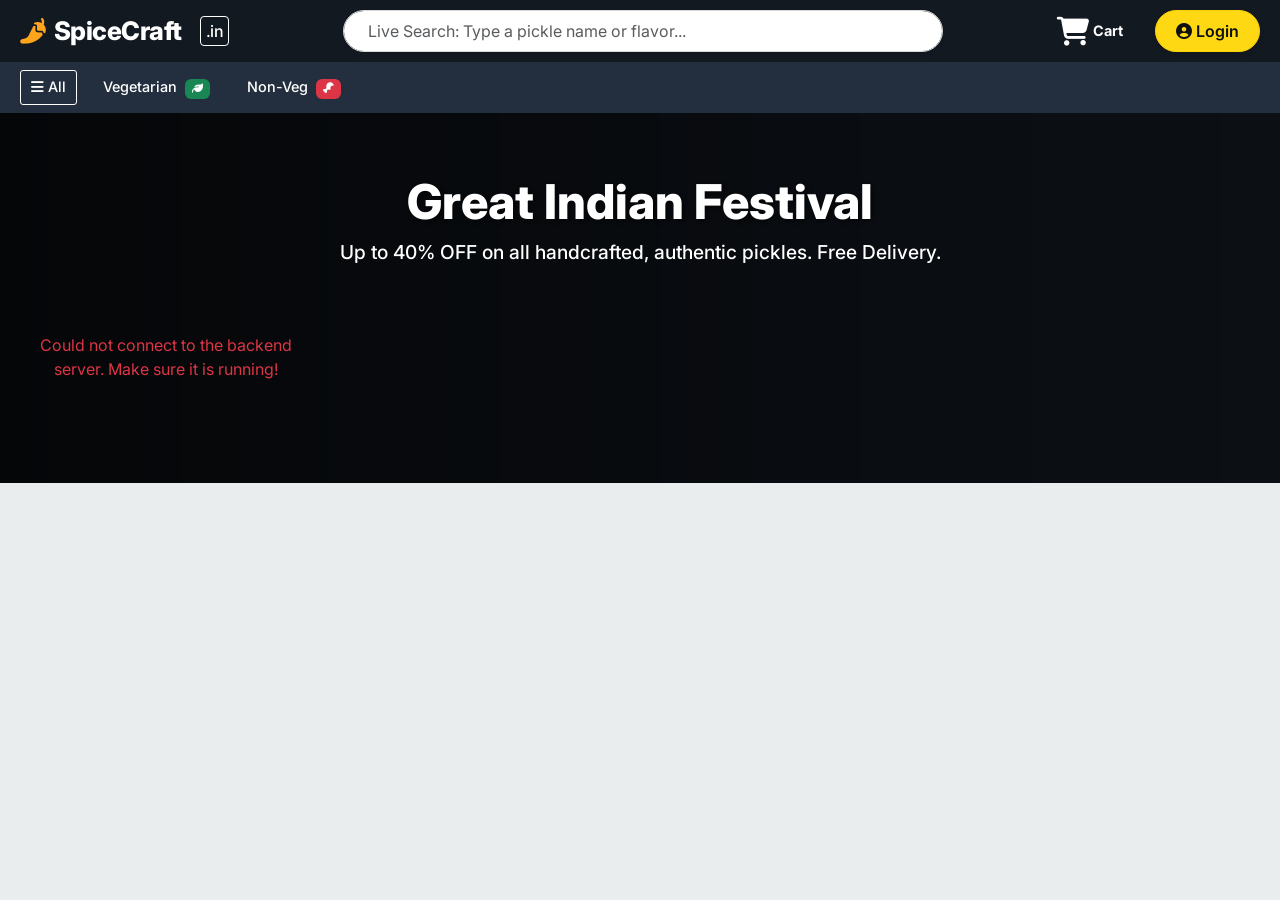
<file: frontend/index.html>
<!DOCTYPE html>
<html lang="en">
<head>
<meta charset="UTF-8">
<meta name="viewport" content="width=device-width, initial-scale=1.0">
<title>SpiceCraft | Premium Indian Pickles</title>
<link href="https://cdn.jsdelivr.net/npm/bootstrap@5.3.0/dist/css/bootstrap.min.css" rel="stylesheet">
<link rel="stylesheet" href="https://cdnjs.cloudflare.com/ajax/libs/font-awesome/6.4.0/css/all.min.css">
<link rel="stylesheet" href="styles.css?v=2">
</head>
<body style="background-color: var(--bg-color);">

<!-- Main Top Nav -->
<div class="top-nav w-100 shadow-sm m-0">
    <a href="index.html" class="nav-brand text-decoration-none">
        <i class="fas fa-pepper-hot" style="color: var(--amazon-orange);"></i> SpiceCraft
        <span class="fs-6 text-white fw-medium" style="border: 1px solid white; padding: 2px 5px; border-radius: 4px; margin-left: 10px;">.in</span>
    </a>
    
    <!-- Functional Search Bar (Amazon Style) -->
    <div class="flex-grow-1 mx-3 d-none d-md-flex" style="max-width: 600px;">
        <input type="text" id="searchInput" class="form-control shadow-sm px-4" placeholder="Live Search: Type a pickle name or flavor..." style="border-radius: 50px; border: 1px solid var(--border-color);">
    </div>

    <div class="nav-actions d-flex align-items-center gap-3" id="navActions">
        <!-- Injected via JS -->
    </div>
</div>

<!-- Secondary Nav (Category filter) -->
<div class="sub-nav w-100 shadow-sm mx-0">
    <button class="filter-btn active" data-filter="all"><i class="fas fa-bars"></i> All</button>
    <button class="filter-btn" data-filter="veg">Vegetarian <span class="badge bg-success ms-1"><i class="fas fa-leaf"></i></span></button>
    <button class="filter-btn" data-filter="non-veg">Non-Veg <span class="badge bg-danger ms-1"><i class="fas fa-drumstick-bite"></i></span></button>
</div>

<!-- Big Hero Banner -->
<header class="hero-section w-100">
    <h1>Great Indian Festival</h1>
    <p class="text-white mt-2" style="font-size: 1.2rem; font-weight: 500;">Up to 40% OFF on all handcrafted, authentic pickles. Free Delivery.</p>
</header>

<div class="container position-relative" style="max-width: 1400px; padding: 0 20px;">
    <div id="pickle-list" class="row row-cols-1 row-cols-sm-2 row-cols-md-3 row-cols-xl-4 g-4 mb-5">
        <!-- Pickles injected here -->
    </div>
</div>

<!-- Professional Toast Notification Container -->
<div class="toast-container position-fixed bottom-0 end-0 p-3" style="z-index: 1055;">
  <div id="actionToast" class="toast align-items-center text-white bg-success border-0 shadow-lg" role="alert" aria-live="assertive" aria-atomic="true">
    <div class="d-flex p-1">
      <div class="toast-body fs-6" id="toastMessage">
        Success Action!
      </div>
      <button type="button" class="btn-close btn-close-white me-2 m-auto" data-bs-dismiss="toast" aria-label="Close"></button>
    </div>
  </div>
</div>

<script src="https://cdn.jsdelivr.net/npm/bootstrap@5.3.0/dist/js/bootstrap.bundle.min.js"></script>
<script>
const token = localStorage.getItem("token");

async function initNav() {
    const navActions = document.getElementById("navActions");
    let cartCount = 0;

    // Fast background fetch for cart count if logged in
    if (token) {
        try {
            const req = await fetch("http://127.0.0.1:8000/orders/cart/", {
                headers: { Authorization: `Bearer ${token}` }
            });
            if (req.ok) {
                const items = await req.json();
                cartCount = items.reduce((acc, it) => acc + (it.quantity || 1), 0);
            }
        } catch (e) {
            console.error(e);
        }

        const role = localStorage.getItem('role');
        const adminBtn = (role === 'admin') ? `<a href="admin.html" class="btn-amazon-secondary me-2 text-decoration-none"><i class="fas fa-tachometer-alt"></i> Admin Panel</a>` : '';

        navActions.innerHTML = `
            ${adminBtn}
            <a href="cart.html" class="text-decoration-none text-white position-relative me-4 d-flex align-items-end pe-2" style="font-size: 0.9rem; font-weight: 700;">
                <span class="position-absolute top-0 start-50 translate-middle badge rounded-pill" style="background-color: var(--amazon-orange); color: #111;" id="cartBadge">${cartCount > 0 ? cartCount : '0'}</span>
                <i class="fas fa-shopping-cart fa-2x"></i> <span class="ms-1 pb-1">Cart</span>
            </a>
            <button onclick="logout()" class="btn-amazon-secondary"><i class="fas fa-sign-out-alt"></i></button>
        `;
    } else {
        navActions.innerHTML = `
            <a href="login.html" class="text-decoration-none text-white position-relative me-3 d-flex align-items-end" style="font-size: 0.9rem; font-weight: 700;">
                <i class="fas fa-shopping-cart fa-2x"></i> <span class="ms-1 pb-1">Cart</span>
            </a>
            <a href="login.html" class="btn-amazon text-decoration-none"><i class="fas fa-user-circle"></i> Login</a>
        `;
    }
}

function logout() {
    localStorage.removeItem("token");
    window.location.reload();
}

function showToast(message, isError = false) {
    const toastEl = document.getElementById("actionToast");
    const toastBody = document.getElementById("toastMessage");
    
    toastEl.className = `toast align-items-center text-white border-0 ${isError ? 'bg-danger' : 'bg-success'}`;
    toastBody.innerHTML = message;
    
    const toast = new bootstrap.Toast(toastEl, { delay: 3000 });
    toast.show();
}

let allPickles = [];

async function loadPickles() {
    try {
        const res = await fetch("http://127.0.0.1:8000/pickles/list/");
        allPickles = await res.json();
        renderPickles('all');
    } catch (e) {
        document.getElementById("pickle-list").innerHTML = `<div class="col-12 text-center text-danger"><p>Could not connect to the backend server. Make sure it is running!</p></div>`;
    }
}

function renderPickles(filterObj = 'all', searchQuery = '') {
    const container = document.getElementById("pickle-list");
    container.innerHTML = "";
    
    let filtered = allPickles;
    
    // Process Category
    if (filterObj === 'veg') {
        filtered = filtered.filter(p => p.category && p.category.toLowerCase() === 'veg');
    } else if (filterObj === 'non-veg') {
        filtered = filtered.filter(p => p.category && p.category.toLowerCase() === 'non-veg');
    }
    
    // Process Search Query
    if (searchQuery.trim() !== '') {
        const query = searchQuery.toLowerCase().trim();
        filtered = filtered.filter(p => 
            (p.name && p.name.toLowerCase().includes(query)) || 
            (p.description && p.description.toLowerCase().includes(query))
        );
    }

    if (filtered.length === 0) {
        container.innerHTML = `<div class="col-12 text-center text-muted py-5">
            <i class="fas fa-box-open fa-4x mb-3 text-secondary opacity-50"></i>
            <h4 class="text-secondary">No pickles found in this category.</h4>
        </div>`;
        return;
    }

    filtered.forEach(p => {
        const isVeg = p.category && p.category.toLowerCase() === 'veg';
        const badgeClass = isVeg ? 'badge-veg' : 'badge-nonveg';
        const badgeIcon = isVeg ? '<i class="fas fa-circle"></i>' : '<i class="fas fa-caret-up"></i>';
        const catText = p.category || 'N/A';

        container.innerHTML += `
        <div class="col">
            <div class="amazon-card position-relative">
                <img src="${p.image_url}" alt="${p.name}">
                <div class="mt-3 d-flex flex-column" style="flex-grow: 1;">
                    <h5 class="card-title text-dark">${p.name}</h5>
                    <div class="d-flex align-items-center mb-1 mt-1">
                        <span class="${badgeClass} me-2">${badgeIcon} <span class="text-uppercase">${catText}</span></span>
                    </div>
                    <p class="text-muted mb-2" style="font-size: 0.85rem; display: -webkit-box; -webkit-line-clamp: 2; -webkit-box-orient: vertical; overflow: hidden; flex-grow: 1;">${p.description}</p>
                    <div class="mb-2">
                        <span class="prime-badge"><i class="fas fa-check prime-check"></i> prime</span> <span style="font-size: 0.8rem; color: #565959;">Get it by tomorrow</span>
                    </div>
                    <div class="price-block mb-3">
                        <span class="price-symbol">₹</span>${p.price.toLocaleString('en-IN')}
                    </div>
                    <div class="mt-auto">
                        <button class="btn-amazon w-100 shadow-sm border-0" onclick="addToCart('${p._id.$oid || p._id}')">
                            Add to Cart
                        </button>
                    </div>
                </div>
            </div>
        </div>`;
    });
}

// Variables to hold active states combined
let currentCategoryFilter = 'all';

// Attach filtering logic to the buttons
document.querySelectorAll('.filter-btn').forEach(btn => {
    btn.addEventListener('click', (e) => {
        const targetBtn = e.target.closest('button');
        currentCategoryFilter = targetBtn.dataset.filter;
        
        // Amazon subnav logic: Just add 'active' class
        document.querySelectorAll('.filter-btn').forEach(b => {
            b.classList.remove('active');
        });
        targetBtn.classList.add('active');
        
        const currentSearch = document.getElementById('searchInput').value;
        renderPickles(currentCategoryFilter, currentSearch);
    });
});

// Attach live search logic
const sInput = document.getElementById('searchInput');

sInput.addEventListener('input', (e) => {
    renderPickles(currentCategoryFilter, e.target.value);
});

async function addToCart(id) {
    if (!token) {
        showToast(`<i class="fas fa-exclamation-triangle"></i> Please login to add items to your cart!`, true);
        setTimeout(() => window.location.href = "login.html", 1500);
        return;
    }
    
    try {
        const res = await fetch(`http://127.0.0.1:8000/orders/add_to_cart/${id}`, {
            method: "POST",
            headers: { Authorization: `Bearer ${token}` }
        });
        
        if (res.ok) {
            showToast(`<i class="fas fa-check-circle"></i> Successfully added to cart!`);
            // Dynamically increment cart badge without refreshing page
            const badge = document.getElementById("cartBadge");
            if(badge) {
                let currentVal = parseInt(badge.innerText) || 0;
                badge.innerText = currentVal + 1;
                badge.classList.remove("d-none");
            }
        } else {
            showToast(`<i class="fas fa-times-circle"></i> Failed to add to cart!`, true);
        }
    } catch(err) {
        showToast(`<i class="fas fa-wifi"></i> Connection failed. Check server status.`, true);
    }
}

// Initializing hooks
initNav();
loadPickles();
</script>
</body>
</html>
</file>
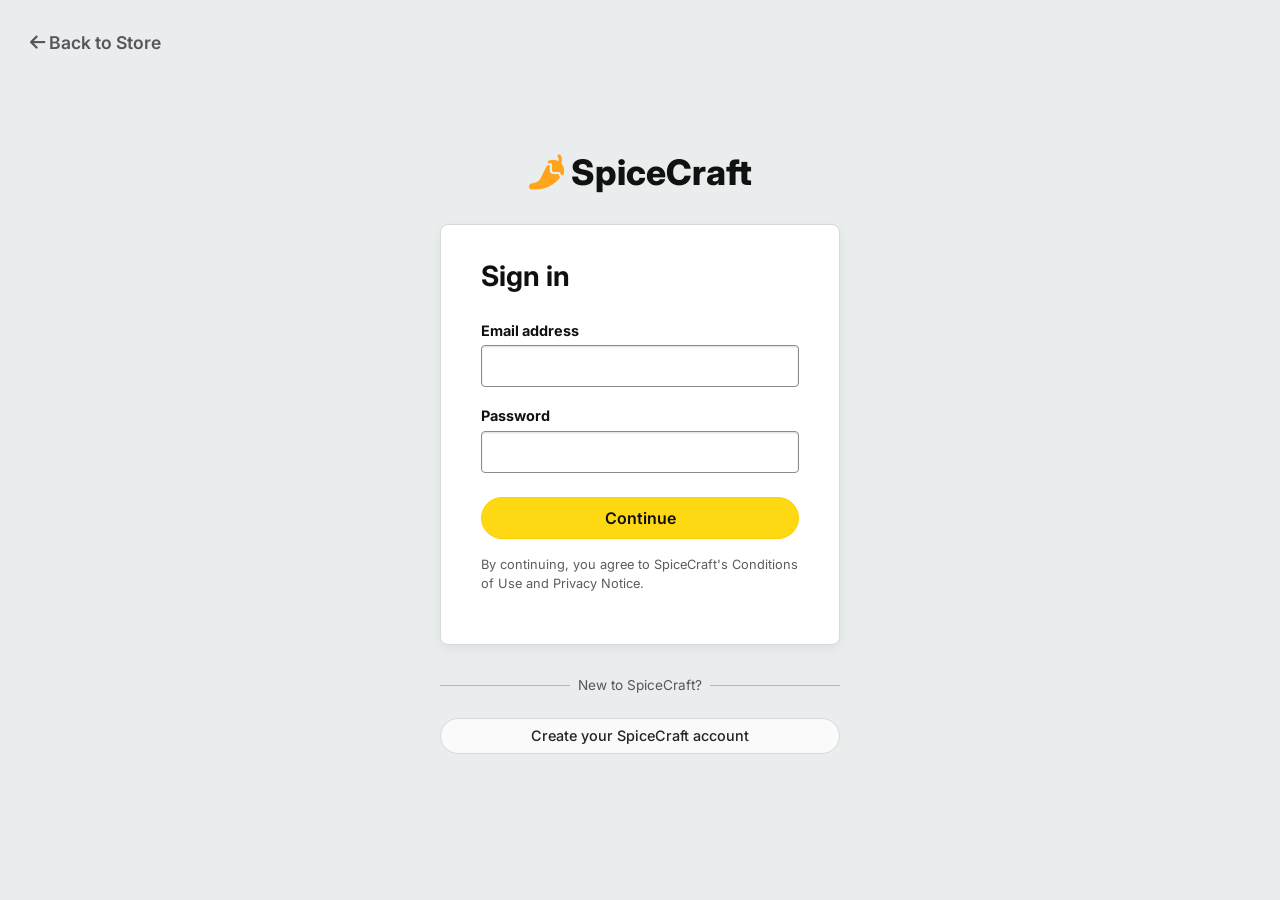
<file: frontend/admin.html>
<!DOCTYPE html>
<html lang="en">
<head>
<meta charset="UTF-8">
<meta name="viewport" content="width=device-width, initial-scale=1.0">
<title>Admin Dashboard | SpiceCraft</title>
<link href="https://cdn.jsdelivr.net/npm/bootstrap@5.3.0/dist/css/bootstrap.min.css" rel="stylesheet">
<!-- FontAwesome for beautiful icons -->
<link rel="stylesheet" href="https://cdnjs.cloudflare.com/ajax/libs/font-awesome/6.4.0/css/all.min.css">
<link href="styles.css?v=2" rel="stylesheet">
</head>

<body style="background-color: var(--bg-color);">

<!-- JWT & Role Protection -->
<script>
const token = localStorage.getItem("token");
if (!token || localStorage.getItem("role") !== "admin") {
    window.location.href = "login.html";
}
</script>

<div class="top-nav w-100 shadow-sm m-0">
    <a href="index.html" class="nav-brand text-decoration-none">
        <i class="fas fa-pepper-hot" style="color: var(--amazon-orange);"></i> SpiceCraft
        <span class="fs-6 fw-light text-white ms-2 opacity-75">| Seller Central</span>
    </a>
    <div class="nav-actions d-flex align-items-center gap-3">
        <a href="index.html" class="text-decoration-none text-white fw-bold"><i class="fas fa-store"></i> View Store</a>
        <button class="btn-amazon-secondary" onclick="logout()"><i class="fas fa-sign-out-alt"></i> Logout</button>
    </div>
</div>

<div class="container mt-4 mb-5 pb-5">
    <h1 class="mb-4"><i class="fas fa-tachometer-alt text-muted"></i> Seller Dashboard</h1>
    
    <div class="admin-container shadow-sm mx-auto">
        <form id="addPickleForm" enctype="multipart/form-data">
            <h2 class="h5 mb-4 fw-bold border-bottom pb-2"><i class="fas fa-plus-circle text-primary"></i> Add a New Product</h2>
    <div class="row">
        <div class="col-md-6 mb-3">
            <label>Pickle Name</label>
            <input type="text" name="name" placeholder="e.g., Mango Delight" required>
        </div>
        <div class="col-md-6 mb-3">
            <label>Category</label>
            <select name="category" required>
                <option value="veg">Vegetarian</option>
                <option value="non-veg">Non-Vegetarian</option>
            </select>
        </div>
    </div>
    <div class="mb-3">
        <label>Description</label>
        <textarea name="description" rows="3" placeholder="Describe the authentic taste and ingredients..." required></textarea>
    </div>
    <div class="row">
        <div class="col-md-6 mb-3">
            <label>Price (₹)</label>
            <input type="number" name="price" placeholder="e.g., 299" required min="1">
        </div>
        <div class="col-md-6 mb-3">
            <label>Upload Image <small class="text-muted fw-normal">(drag & drop or Ctrl+V to paste)</small></label>
            <input type="file" name="file" accept="image/*" required id="addFileInput" class="form-control">
            <div id="addPreview" class="mt-2 text-center" style="display: none;">
               <img id="addImagePreview" src="#" alt="Preview" style="max-height: 120px; border-radius: 10px; border: 2px dashed var(--border-color);">
            </div>
        </div>
    </div>
    <button type="submit" class="btn btn-primary mt-2" id="addBtn"><i class="fas fa-upload"></i> Publish to Website</button>
</form>

<h2 class="mt-5"><i class="fas fa-list"></i> Managed Catalog</h2>
<div id="pickles-list" class="row row-cols-1 row-cols-md-3 g-4 mb-5"></div>

<!-- Toast System -->
<div class="toast-container position-fixed bottom-0 end-0 p-3" style="z-index: 1055;">
  <div id="adminToast" class="toast align-items-center text-white border-0" role="alert" aria-live="assertive" aria-atomic="true">
    <div class="d-flex">
      <div class="toast-body" id="toastMessage">Success!</div>
      <button type="button" class="btn-close btn-close-white me-2 m-auto" data-bs-dismiss="toast"></button>
    </div>
  </div>
</div>

<!-- Update Pickle Modal -->
<div class="modal fade" id="updateModal" tabindex="-1" aria-hidden="true">
  <div class="modal-dialog modal-dialog-centered">
    <div class="modal-content">
      <form id="updatePickleForm" enctype="multipart/form-data" class="m-0 p-0 shadow-none border-0 bg-transparent">
        <div class="modal-header">
          <h5 class="modal-title"><i class="fas fa-edit"></i> Edit Product</h5>
          <button type="button" class="btn-close" data-bs-dismiss="modal"></button>
        </div>
        <div class="modal-body">
          <input type="hidden" id="updatePickleId">
          <div class="mb-3">
            <label>Name</label>
            <input type="text" id="updateName" name="name" required>
          </div>
          <div class="mb-3">
            <label>Category</label>
            <select id="updateCategory" name="category" required>
                <option value="veg">Vegetarian</option>
                <option value="non-veg">Non-Vegetarian</option>
            </select>
          </div>
          <div class="mb-3">
            <label>Description</label>
            <textarea id="updateDescription" name="description" rows="2" required></textarea>
          </div>
          <div class="row">
            <div class="col-md-6 mb-3">
                <label>Price (₹)</label>
                <input type="number" id="updatePrice" name="price" required>
            </div>
            <div class="col-md-6 mb-3">
                <label>New Image (Optional) <small class="text-muted fw-normal">(Ctrl+V to paste)</small></label>
                <input type="file" id="updateFile" name="file" accept="image/*" class="form-control">
            </div>
          </div>
          <div id="updatePreview" class="mt-2 text-center" style="display: none;">
              <span class="d-block text-muted mb-2" style="font-size: 0.85rem;">Image Preview</span>
              <img id="updateImagePreview" src="#" alt="Preview" style="max-height: 120px; border-radius: 10px; border: 2px dashed var(--border-color); object-fit: cover;">
          </div>
        </div>
        <div class="modal-footer border-top-0 pt-0">
          <button type="submit" class="btn btn-primary w-100" id="updateBtn"><i class="fas fa-save"></i> Save Changes</button>
        </div>
      </form>
    </div>
  </div>
</div>

</div>
<script src="https://cdn.jsdelivr.net/npm/bootstrap@5.3.0/dist/js/bootstrap.bundle.min.js"></script>
<script>
const addForm = document.getElementById("addPickleForm");
const picklesList = document.getElementById("pickles-list");
const updateForm = document.getElementById("updatePickleForm");
const updateModal = new bootstrap.Modal(document.getElementById('updateModal'));

function logout() {
    localStorage.removeItem("token");
    window.location.href = "login.html";
}

function showToast(message, type = 'success') {
    const toastEl = document.getElementById("adminToast");
    const toastBody = document.getElementById("toastMessage");
    toastEl.className = `toast align-items-center text-white border-0 ${type === 'success' ? 'bg-success' : type === 'warning' ? 'bg-warning text-dark' : 'bg-danger'}`;
    toastBody.innerHTML = message;
    new bootstrap.Toast(toastEl, { delay: 3000 }).show();
}

// Dynamic image preview for adding form
document.getElementById('addFileInput').addEventListener('change', function(e) {
    if(this.files && this.files[0]) {
        const reader = new FileReader();
        reader.onload = function(err) {
            document.getElementById('addPreview').style.display = 'block';
            document.getElementById('addImagePreview').src = err.target.result;
        }
        reader.readAsDataURL(this.files[0]);
    }
});

// Add Pickle
addForm.addEventListener("submit", async (e) => {
    e.preventDefault();
    const btn = document.getElementById('addBtn');
    btn.innerHTML = `<i class="fas fa-spinner fa-spin"></i> Uploading...`;
    btn.disabled = true;

    try {
        const data = new FormData(addForm);
        const res = await fetch("http://127.0.0.1:8000/pickles/add/", {
            method: "POST",
            body: data,
            headers: { Authorization: `Bearer ${token}` }
        });
        if (!res.ok) throw new Error("Upload failed");
        
        showToast(`<i class="fas fa-check"></i> Pickle published to website successfully!`);
        addForm.reset();
        document.getElementById('addPreview').style.display = 'none';
        loadPickles();
    } catch (err) {
        showToast(`<i class="fas fa-exclamation-triangle"></i> Failed to publish. Check server connection or file format.`, "danger");
    } finally {
        btn.innerHTML = `<i class="fas fa-upload"></i> Publish to Website`;
        btn.disabled = false;
    }
});

// Load Pickles
async function loadPickles() {
    try {
        const res = await fetch("http://127.0.0.1:8000/pickles/list/");
        const pickles = await res.json();
        picklesList.innerHTML = "";
        
        if (pickles.length === 0) {
            picklesList.innerHTML = `<div class="col-12 text-center text-muted"><p>No pickles found. Use the panel above to add your first product!</p></div>`;
            return;
        }

        pickles.forEach(p => {
            const id = p._id.$oid || p._id;
            picklesList.innerHTML += `
            <div class="col">
                <div class="card h-100">
                    <img src="${p.image_url}" class="card-img-top" alt="${p.name}">
                    <div class="card-body">
                        <h5 class="card-title">${p.name}</h5>
                        <p class="card-text">${p.description}</p>
                        <p class="card-text mb-1"><strong><i class="fas fa-tag"></i> Category:</strong> ${p.category}</p>
                        <p class="card-text mb-0"><strong><i class="fas fa-rupee-sign"></i> Price:</strong> ₹${p.price}</p>
                        <div class="card-actions mt-3">
                            <button class="btn btn-warning" onclick="openUpdateModal('${id}', '${p.name.replace(/'/g, "\\'")}', '${p.category}', '${p.description.replace(/'/g, "\\'")}', ${p.price}, '${p.image_url}')"><i class="fas fa-edit"></i> Edit</button>
                            <button class="btn btn-danger" onclick="deletePickle('${id}')"><i class="fas fa-trash"></i> Delete</button>
                        </div>
                    </div>
                </div>
            </div>`;
        });
    } catch (e) {
        picklesList.innerHTML = `<div class="col-12 text-center text-danger"><p>Could not connect to the backend server.</p></div>`;
    }
}

// Delete Pickle
async function deletePickle(id) {
    if (!confirm("Are you sure you want to delete this exquisite pickle?")) return;
    try {
        const res = await fetch(`http://127.0.0.1:8000/pickles/delete/${id}`, {
            method: "DELETE",
            headers: { Authorization: `Bearer ${token}` }
        });
        if (!res.ok) throw new Error("Delete failed");
        showToast(`<i class="fas fa-trash"></i> Removed product from website.`);
        loadPickles();
    } catch (err) {
        showToast(`<i class="fas fa-times"></i> Could not delete pickle.`, "danger");
    }
}

// Open Update Modal
function openUpdateModal(id, name, category, description, price, imageUrl) {
    document.getElementById("updatePickleId").value = id;
    document.getElementById("updateName").value = name;
    document.getElementById("updateCategory").value = category;
    document.getElementById("updateDescription").value = description;
    document.getElementById("updatePrice").value = price;
    
    // Preview the existing image
    if (imageUrl) {
        document.getElementById('updatePreview').style.display = 'block';
        document.getElementById('updateImagePreview').src = imageUrl;
    } else {
        document.getElementById('updatePreview').style.display = 'none';
        document.getElementById('updateImagePreview').src = '#';
    }
    
    // Reset file input
    document.getElementById('updateFile').value = '';
    
    updateModal.show();
}

// Dynamic image preview for update form
document.getElementById('updateFile').addEventListener('change', function(e) {
    if(this.files && this.files[0]) {
        const reader = new FileReader();
        reader.onload = function(err) {
            document.getElementById('updatePreview').style.display = 'block';
            document.getElementById('updateImagePreview').src = err.target.result;
        }
        reader.readAsDataURL(this.files[0]);
    }
});

// Universal Image Paste Listener
document.addEventListener('paste', function(e) {
    if (e.clipboardData && e.clipboardData.files && e.clipboardData.files.length > 0) {
        const file = e.clipboardData.files[0];
        if (file.type.startsWith('image/')) {
            // Determine if the Update Modal is currently open
            const isModalOpen = document.getElementById('updateModal').classList.contains('show');
            const targetInput = isModalOpen ? document.getElementById('updateFile') : document.getElementById('addFileInput');
            
            // Create a DataTransfer to assign to FileInput securely
            const dataTransfer = new DataTransfer();
            dataTransfer.items.add(file);
            targetInput.files = dataTransfer.files;

            // Trigger the change event so the preview thumbnail updates dynamically
            targetInput.dispatchEvent(new Event('change'));
            
            showToast(`<i class="fas fa-clipboard-check"></i> Image pasted from clipboard successfully!`);
        }
    }
});

// Update Pickle
updateForm.addEventListener("submit", async (e) => {
    e.preventDefault();
    const btn = document.getElementById('updateBtn');
    btn.innerHTML = `<i class="fas fa-spinner fa-spin"></i> Saving...`;
    btn.disabled = true;

    try {
        const id = document.getElementById("updatePickleId").value;
        const data = new FormData(updateForm);
        const res = await fetch(`http://127.0.0.1:8000/pickles/update/${id}`, {
            method: "PUT",
            body: data,
            headers: { Authorization: `Bearer ${token}` }
        });
        if (!res.ok) throw new Error("Update failed");
        
        showToast(`<i class="fas fa-check"></i> Changes saved to catalog!`);
        updateModal.hide();
        loadPickles();
    } catch (err) {
        showToast(`<i class="fas fa-exclamation-triangle"></i> Failed to update.`, "danger");
    } finally {
        btn.innerHTML = `<i class="fas fa-save"></i> Save Changes`;
        btn.disabled = false;
    }
});

// Initial load
loadPickles();
</script>
</body>
</html>
</file>
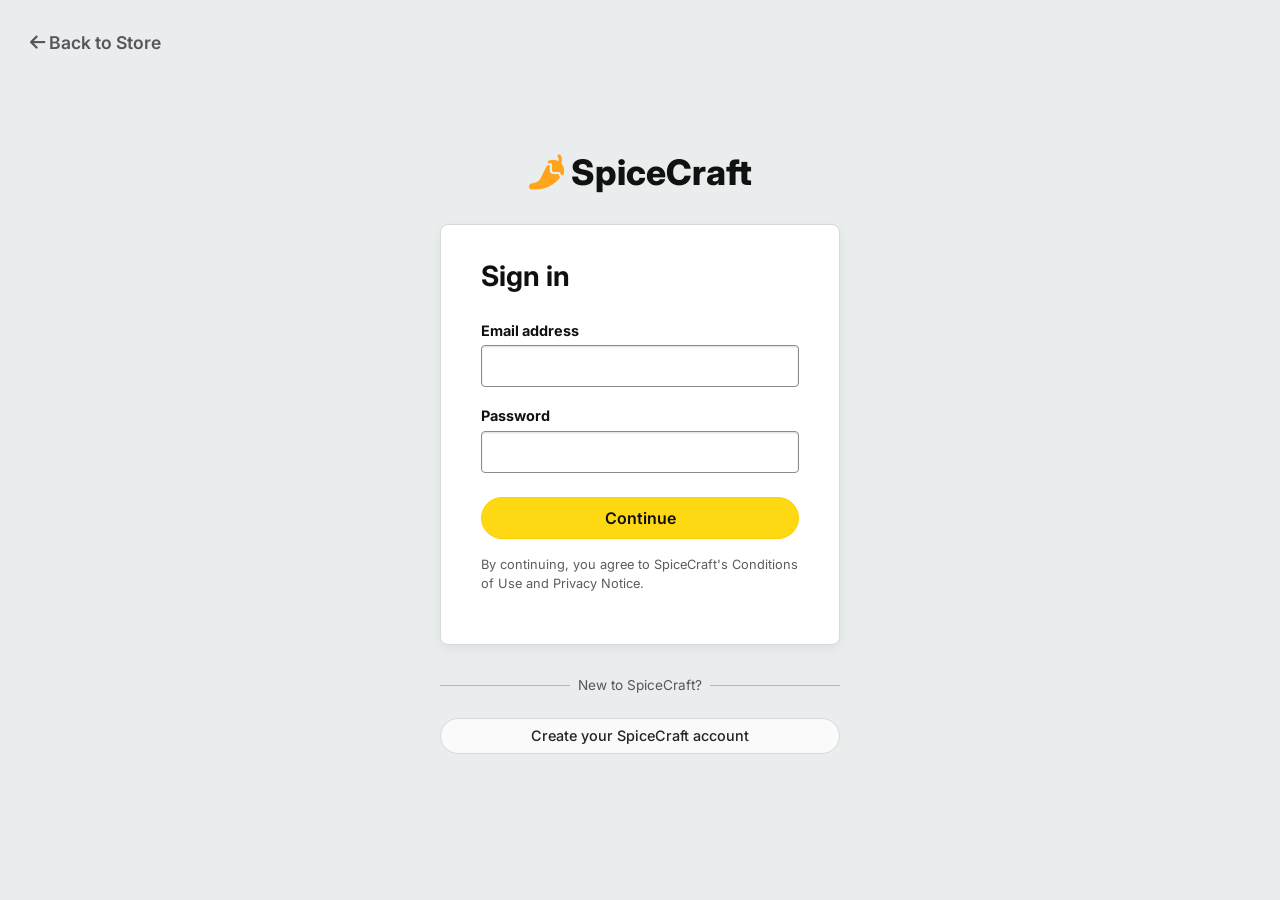
<file: frontend/cart.html>
<!DOCTYPE html>
<html lang="en">
<head>
<meta charset="UTF-8">
<title>My Cart | SpiceCraft</title>
<link href="https://cdn.jsdelivr.net/npm/bootstrap@5.3.0/dist/css/bootstrap.min.css" rel="stylesheet">
<link rel="stylesheet" href="https://cdnjs.cloudflare.com/ajax/libs/font-awesome/6.4.0/css/all.min.css">
<link href="styles.css?v=2" rel="stylesheet">
</head>
<body style="background-color: var(--bg-color);">

<!-- JWT Protection -->
<script>
const token = localStorage.getItem("token");
if (!token) {
    alert("Please login first!");
    window.location.href = "login.html";
}
</script>

<div class="top-nav w-100 shadow-sm m-0">
    <a href="index.html" class="nav-brand text-decoration-none">
        <i class="fas fa-pepper-hot" style="color: var(--amazon-orange);"></i> SpiceCraft
    </a>
    <div class="nav-actions d-flex align-items-center gap-3">
        <a href="index.html" class="text-decoration-none text-white fw-bold"><i class="fas fa-arrow-left"></i> Keep Shopping</a>
    </div>
</div>

<div class="container mt-4 mb-5">
    <h2 class="text-start my-4 fw-bold" style="font-size: 2rem;">Shopping Cart</h2>
    <div class="row">
        <!-- Cart Items Listing Column -->
        <div class="col-lg-9 mb-4">
            <div id="cart-list" class="d-flex flex-column gap-3"></div>
        </div>
        <!-- Order Summary Side Column -->
        <div class="col-lg-3">
            <div id="order-summary-container" class="sticky-top" style="top: 20px;"></div>
        </div>
    </div>
</div>
<script src="https://cdn.jsdelivr.net/npm/bootstrap@5.3.0/dist/js/bootstrap.bundle.min.js"></script>
<script>
async function loadCart() {
    const token = localStorage.getItem("token");
    try {
        const res = await fetch("http://127.0.0.1:8000/orders/cart/", {
            headers: { Authorization: `Bearer ${token}` }
        });
        if (!res.ok) throw new Error("Failed to load cart");

        const items = await res.json();
        const container = document.getElementById("cart-list");
        container.innerHTML = "";

        if (items.length === 0) {
            container.innerHTML = `
                <div class="col-12 text-center text-muted" style="height: 300px; display:flex; flex-direction:column; justify-content:center; align-items:center;">
                    <i class="fas fa-shopping-basket fa-4x mb-3" style="color: var(--border-color);"></i>
                    <p style="font-size: 1.2rem;">Your cart is empty.</p>
                    <a href="index.html" class="btn btn-primary mt-3"><i class="fas fa-store"></i> Shop Now</a>
                </div>
            `;
            return;
        }

        let grandTotal = 0;

        items.forEach(item => {
            const isVeg = item.category && item.category.toLowerCase() === 'veg';
            const catIcon = isVeg ? '<i class="fas fa-leaf text-success"></i>' : '<i class="fas fa-drumstick-bite text-danger"></i>';
            const qty = item.quantity || 1;
            const subtotal = item.price * qty;
            grandTotal += subtotal;

            container.innerHTML += `
            <div class="card shadow-sm border p-3" style="border-radius: 8px; border-color: var(--border-color) !important;">
                <div class="row g-0">
                    <div class="col-md-3 text-center d-flex align-items-start justify-content-center">
                        <img src="${item.image_url}" alt="${item.name}" style="width: 100%; max-height: 180px; object-fit: contain; background: #f8f8f8; border-radius: 4px;">
                    </div>
                    <div class="col-md-9 px-md-4 mt-3 mt-md-0 d-flex flex-column">
                        <h4 class="fw-bold mb-1 text-dark">${item.name}</h4>
                        <p class="text-success fw-bold mb-1" style="font-size: 0.85rem;">In Stock</p>
                        <p class="text-muted mb-2" style="font-size: 0.9rem;">${item.description}</p>
                        
                        <div class="d-flex flex-wrap align-items-center gap-3 mb-2">
                            <h5 class="fw-bold mb-0 text-dark">₹ ${item.price.toLocaleString('en-IN')}</h5>
                            <span class="badge bg-light text-dark border px-3 py-2 fs-6">Qty: ${qty}</span>
                        </div>
                        
                        <div class="mt-auto pt-3 d-flex justify-content-between align-items-center mt-3">
                            <span class="text-muted fw-medium" style="font-size: 0.9rem;">Subtotal: <span class="text-primary fw-bold">₹ ${subtotal.toLocaleString('en-IN')}</span></span>
                            <button class="btn btn-sm btn-outline-danger shadow-sm px-3 fw-bold bg-white" onclick="removeFromCart('${item._id}')" style="border-radius: 5px;">
                                <i class="fas fa-trash-alt me-1"></i> Delete
                            </button>
                        </div>
                    </div>
                </div>
            </div>`;
        });

        const summaryContainer = document.getElementById("order-summary-container");
        if (items.length > 0) {
            summaryContainer.innerHTML = `
            <div class="card shadow bg-white p-4" style="border-radius: 8px; border: 1px solid var(--border-color);">
                <div class="text-start mb-3">
                    <span class="d-block" style="font-size: 1.1rem; color: #0f1111;">Subtotal (${items.reduce((acc, it) => acc + (it.quantity || 1), 0)} items):</span>
                    <h3 class="fw-bold mb-0 text-dark text-nowrap mt-1">₹ ${grandTotal.toLocaleString('en-IN')}</h3>
                </div>
                
                <button class="btn-amazon btn-lg shadow-sm w-100 py-2 mt-2" style="border-radius: 100px; font-weight: 600; font-size: 0.95rem;">
                    Proceed to Buy
                </button>
            </div>
            `;
        } else {
            summaryContainer.innerHTML = "";
        }
    } catch (err) {
        document.getElementById("cart-list").innerHTML = `<div class="col-12 text-center text-danger"><p>Could not load cart items.</p></div>`;
    }
}

async function removeFromCart(id) {
    const token = localStorage.getItem("token");
    try {
        const res = await fetch(`http://127.0.0.1:8000/orders/remove_from_cart/${id}`, {
            method: "DELETE",
            headers: { Authorization: `Bearer ${token}` }
        });
        if (res.ok) {
            loadCart(); // Refresh list automatically
        } else {
            alert("Failed to remove item.");
        }
    } catch(err) {
        alert("Failed to connect to server.");
    }
}

loadCart();
</script>

</body>
</html>
</file>
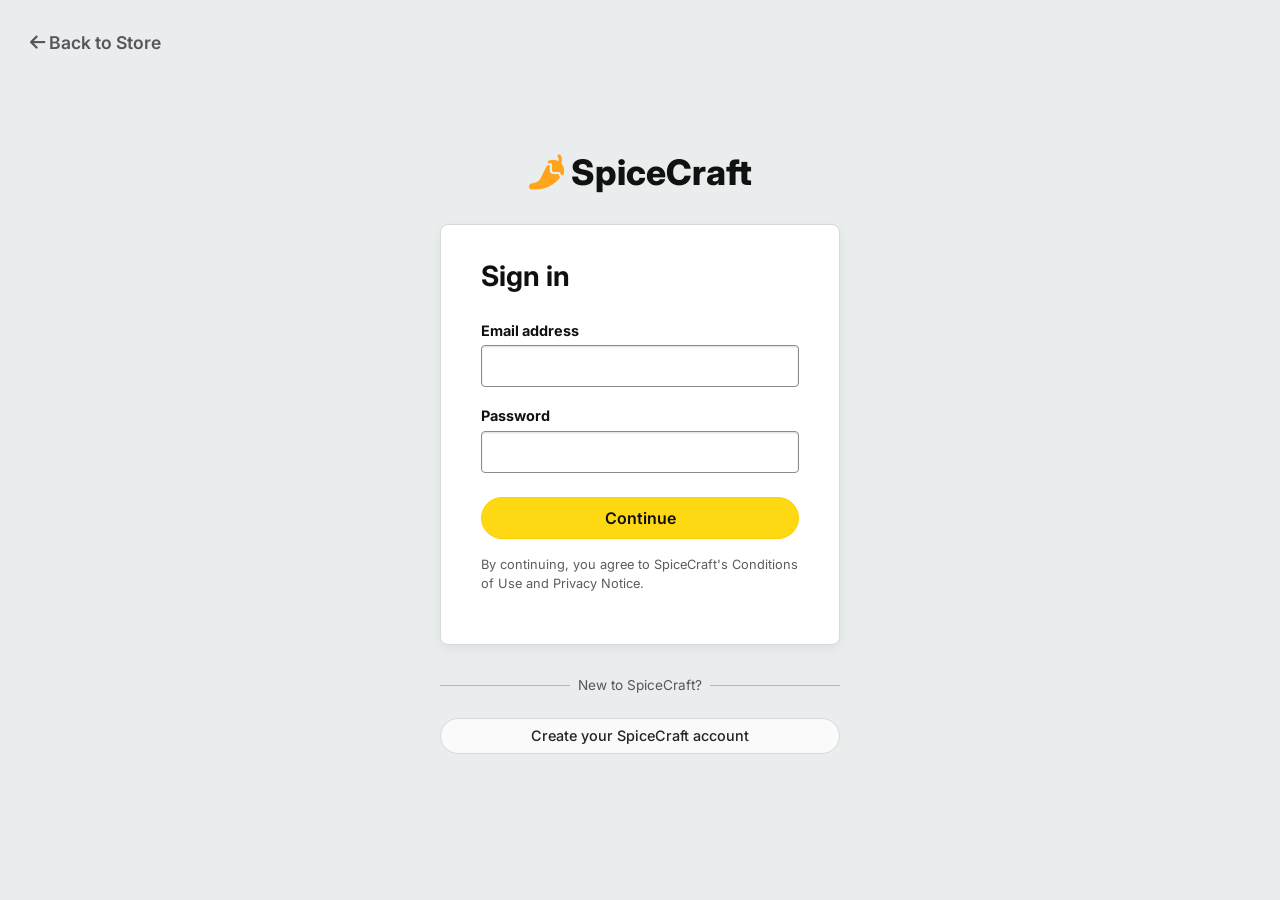
<file: frontend/login.html>
<!DOCTYPE html>
<html lang="en">
<head>
<meta charset="UTF-8">
<meta name="viewport" content="width=device-width, initial-scale=1.0">
<title>Login | SpiceCraft</title>
<link href="https://cdn.jsdelivr.net/npm/bootstrap@5.3.0/dist/css/bootstrap.min.css" rel="stylesheet">
<link rel="stylesheet" href="https://cdnjs.cloudflare.com/ajax/libs/font-awesome/6.4.0/css/all.min.css">
<link href="styles.css?v=2" rel="stylesheet">
<style>
    body { background-color: var(--bg-color); display: flex; flex-direction: column; align-items: center; justify-content: center; min-height: 100vh; padding: 20px; }
    .auth-container { background: white; padding: 35px 40px; border-radius: 8px; border: 1px solid var(--border-color); width: 100%; max-width: 400px; box-shadow: 0 4px 12px rgba(0,0,0,0.05); }
    .nav-brand-large { font-size: 2.2rem; font-weight: 800; color: #111; text-decoration: none; margin-bottom: 25px; display: inline-block; }
</style>
</head>
<body>

<a href="index.html" class="text-decoration-none text-muted" style="position: absolute; top: 30px; left: 30px; font-weight: 600; font-size: 1.1rem; transition: color 0.2s;" onmouseover="this.style.color='#111'" onmouseout="this.style.color='#6c757d'">
    <i class="fas fa-arrow-left"></i> Back to Store
</a>

<a href="index.html" class="nav-brand-large"><i class="fas fa-pepper-hot" style="color: var(--amazon-orange);"></i> SpiceCraft</a>

<div class="auth-container">
    <h2 class="h3 mb-4 fw-bold">Sign in</h2>
    <form id="loginForm">
        <div class="mb-3">
            <label class="fw-bold mb-1" style="font-size: 0.9rem;">Email address</label>
            <input type="email" name="email" class="form-control" required>
        </div>
        <div class="mb-4">
            <label class="fw-bold mb-1" style="font-size: 0.9rem;">Password</label>
            <input type="password" name="password" class="form-control" required>
        </div>
        <button type="submit" class="btn-amazon w-100 mb-3 shadow-none">Continue</button>
        <p class="text-muted" style="font-size: 0.8rem;">By continuing, you agree to SpiceCraft's Conditions of Use and Privacy Notice.</p>
    </form>
</div>

<div class="mt-4 text-center" style="max-width: 400px; width: 100%;">
    <div class="d-flex align-items-center justify-content-center mb-3">
        <hr class="flex-grow-1">
        <span class="px-2 text-muted" style="font-size: 0.85rem;">New to SpiceCraft?</span>
        <hr class="flex-grow-1">
    </div>
    <a href="signup.html" class="btn-amazon-secondary w-100 d-block text-decoration-none shadow-none text-dark" style="font-size: 0.9rem;">Create your SpiceCraft account</a>
</div>

<script src="https://cdn.jsdelivr.net/npm/bootstrap@5.3.0/dist/js/bootstrap.bundle.min.js"></script>
<script>
const form = document.getElementById('loginForm');
form.addEventListener('submit', async (e) => {
    e.preventDefault();
    const data = new FormData(form);
    try {
        const btn = form.querySelector('button[type="submit"]');
        const originalText = btn.innerHTML;
        btn.innerHTML = '<i class="fas fa-spinner fa-spin"></i> Authenticating...';
        btn.disabled = true;

        const res = await fetch('http://127.0.0.1:8000/users/login/', {
            method: 'POST',
            body: data
        });
        const json = await res.json();
        
        btn.innerHTML = originalText;
        btn.disabled = false;

        if (json.access_token) {
            localStorage.setItem('token', json.access_token);
            localStorage.setItem('role', json.role); // Save role for UI logic
            if (json.role === 'admin') {
                window.location.href = "admin.html"; // redirect to admin panel
            } else {
                window.location.href = "index.html"; // redirect to home
            }
        } else {
            alert(json.detail || "Login failed! Invalid credentials.");
        }
    } catch(err) {
        alert("Failed to connect to the server.");
    }
});
</script>
</body>
</html>
</file>
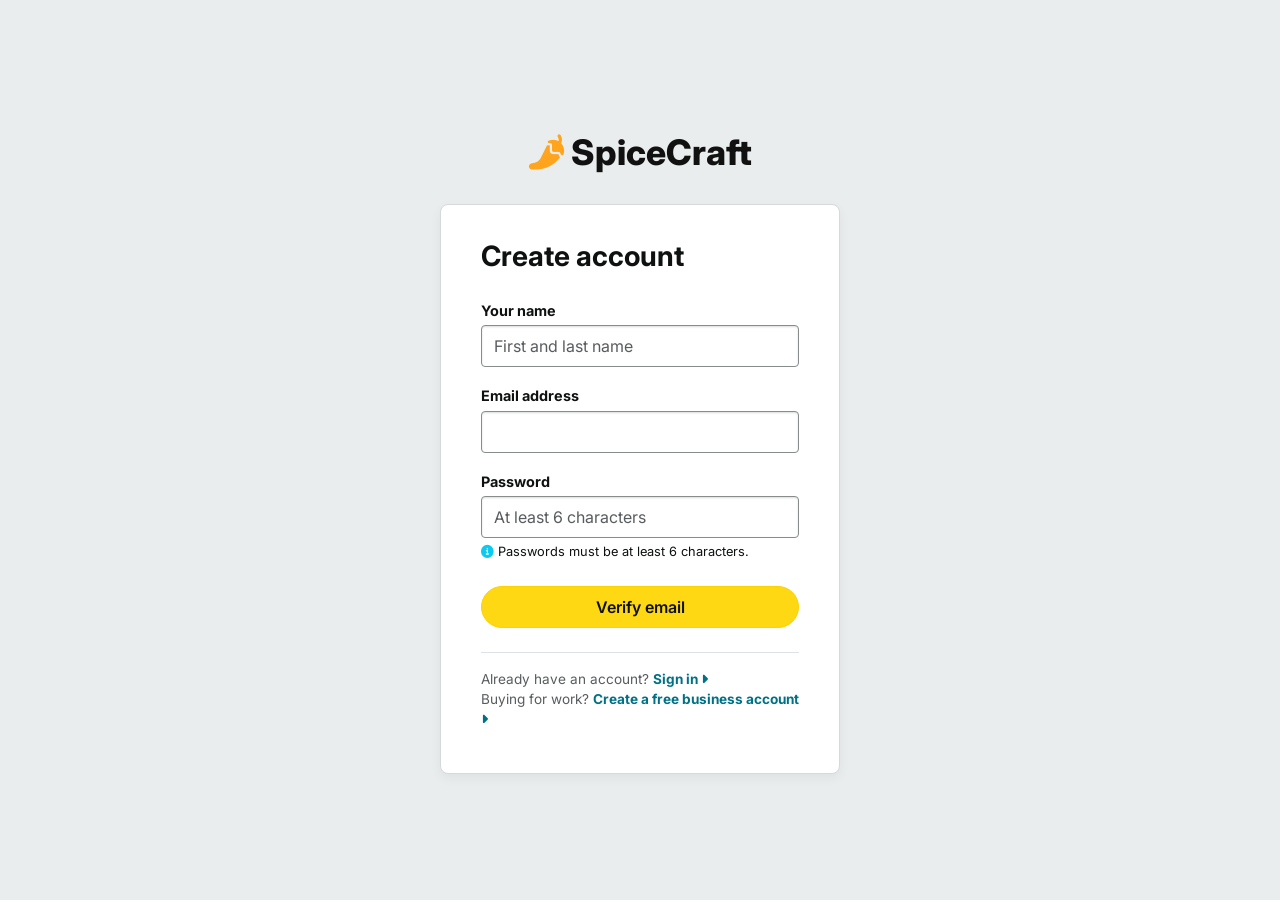
<file: frontend/signup.html>
<!DOCTYPE html>
<html lang="en">
<head>
<meta charset="UTF-8">
<meta name="viewport" content="width=device-width, initial-scale=1.0">
<title>Sign Up | SpiceCraft</title>
<link href="https://cdn.jsdelivr.net/npm/bootstrap@5.3.0/dist/css/bootstrap.min.css" rel="stylesheet">
<link rel="stylesheet" href="https://cdnjs.cloudflare.com/ajax/libs/font-awesome/6.4.0/css/all.min.css">
<link href="styles.css?v=2" rel="stylesheet">
<style>
    body { background-color: var(--bg-color); display: flex; flex-direction: column; align-items: center; justify-content: center; min-height: 100vh; padding: 20px; }
    .auth-container { background: white; padding: 35px 40px; border-radius: 8px; border: 1px solid var(--border-color); width: 100%; max-width: 400px; box-shadow: 0 4px 12px rgba(0,0,0,0.05); }
    .nav-brand-large { font-size: 2.2rem; font-weight: 800; color: #111; text-decoration: none; margin-bottom: 25px; display: inline-block; }
</style>
</head>
<body>

<a href="index.html" class="nav-brand-large"><i class="fas fa-pepper-hot" style="color: var(--amazon-orange);"></i> SpiceCraft</a>

<div class="auth-container">
    <h2 class="h3 mb-4 fw-bold">Create account</h2>
    <form id="signupForm">
        <div class="mb-3">
            <label class="fw-bold mb-1" style="font-size: 0.9rem;">Your name</label>
            <input type="text" name="username" class="form-control" placeholder="First and last name" required>
        </div>
        <div class="mb-3">
            <label class="fw-bold mb-1" style="font-size: 0.9rem;">Email address</label>
            <input type="email" name="email" class="form-control" required>
        </div>
        <div class="mb-4">
            <label class="fw-bold mb-1" style="font-size: 0.9rem;">Password</label>
            <input type="password" name="password" class="form-control" placeholder="At least 6 characters" required>
            <div style="font-size: 0.8rem;" class="mt-1"><i class="fas fa-info-circle text-info"></i> Passwords must be at least 6 characters.</div>
        </div>
        <button type="submit" class="btn-amazon w-100 mb-4 shadow-none">Verify email</button>
        
        <div class="border-top pt-3 pb-2 text-muted" style="font-size: 0.85rem;">
            Already have an account? <a href="login.html" class="text-decoration-none fw-bold" style="color: var(--link-color);">Sign in <i class="fas fa-caret-right"></i></a><br>
            Buying for work? <a href="#" class="text-decoration-none fw-bold" style="color: var(--link-color);">Create a free business account <i class="fas fa-caret-right"></i></a>
        </div>
    </form>
</div>

<script src="https://cdn.jsdelivr.net/npm/bootstrap@5.3.0/dist/js/bootstrap.bundle.min.js"></script>
<script>
const form = document.getElementById('signupForm');
form.addEventListener('submit', async (e) => {
    e.preventDefault();
    const data = new FormData(form);
    try {
        const res = await fetch('http://127.0.0.1:8000/users/signup/', {
            method: 'POST',
            body: data
        });
        if (res.ok) {
            alert("Signup successful! You can now login.");
            window.location.href = "login.html"; // redirect to login
        } else {
            const error = await res.json();
            alert("Signup failed: " + (error.detail || "Unknown error"));
        }
    } catch(err) {
        alert("Failed to connect to the server.");
    }
});
</script>

</body>
</html>
</file>
<file: frontend/styles.css>
@import url('https://fonts.googleapis.com/css2?family=Inter:wght@400;500;600;700;800&display=swap');

:root {
    --amazon-navy: #131921;
    --amazon-light-navy: #232f3e;
    --amazon-yellow: #ffd814;
    --amazon-yellow-hover: #f7ca00;
    --amazon-orange: #ffa41c;
    --bg-color: #eaeded; /* Light gray background */
    --text-main: #0f1111;
    --text-muted: #565959;
    --link-color: #007185;
    --border-color: #d5d9d9;
    --card-bg: #ffffff;
}

body {
    font-family: 'Inter', sans-serif;
    background-color: var(--bg-color);
    color: var(--text-main);
    margin: 0;
    padding: 0;
    min-height: 100vh;
    display: flex;
    flex-direction: column;
}

/* Amazon-style Navbar */
.top-nav {
    background-color: var(--amazon-navy);
    padding: 10px 20px;
    display: flex;
    justify-content: space-between;
    align-items: center;
    color: white;
}

.top-nav .nav-brand {
    font-size: 1.6rem;
    font-weight: 800;
    color: white;
    text-decoration: none;
    letter-spacing: -0.5px;
    display: flex;
    align-items: center;
    gap: 8px;
}

/* Sub Navbar */
.sub-nav {
    background-color: var(--amazon-light-navy);
    padding: 8px 20px;
    display: flex;
    gap: 15px;
    color: white;
    font-size: 0.9rem;
    overflow-x: auto;
}
.sub-nav a, .sub-nav button {
    color: white;
    text-decoration: none;
    background: transparent;
    border: 1px solid transparent;
    padding: 5px 10px;
    cursor: pointer;
    font-weight: 500;
}
.sub-nav a:hover, .sub-nav button:hover, .sub-nav button.active {
    border: 1px solid white;
    border-radius: 3px;
}

/* Base button styling */
.btn-amazon {
    background-color: var(--amazon-yellow);
    color: #0f1111;
    border: 1px solid #fcd200;
    border-radius: 100px; /* Pills like modern amazon */
    padding: 8px 20px;
    font-weight: 600;
    box-shadow: 0 2px 5px rgba(15,17,17,.15);
    transition: background-color 0.2s;
    text-align: center;
}
.btn-amazon:hover {
    background-color: var(--amazon-yellow-hover);
    border-color: #f2c200;
}

.btn-amazon-secondary {
    background-color: #FAFAFA;
    border: 1px solid var(--border-color);
    color: #0f1111;
    border-radius: 100px;
    padding: 6px 15px;
    font-weight: 500;
    box-shadow: 0 2px 5px rgba(15,17,17,.05);
}
.btn-amazon-secondary:hover {
    background-color: #F3F3F3;
}

/* Hero Section */
.hero-section {
    background-color: var(--amazon-navy);
    background-image: linear-gradient(to right, #000000c0, #00000060), url('https://images.unsplash.com/photo-1596649280422-0d1275ca8174?ixlib=rb-4.0.3&auto=format&fit=crop&w=1920&q=80');
    background-size: cover;
    background-position: center;
    color: white;
    padding: 60px 20px;
    text-align: center;
    margin-bottom: -150px;
    padding-bottom: 200px;
}
.hero-section h1 {
    font-weight: 800;
    font-size: 3rem;
    text-shadow: 2px 2px 4px rgba(0,0,0,0.5);
}

/* E-Commerce Cards */
.amazon-card {
    background: var(--card-bg);
    border-radius: 8px;
    overflow: hidden;
    height: 100%;
    display: flex;
    flex-direction: column;
    padding: 15px;
    box-shadow: 0 2px 4px rgba(0,0,0,0.05); /* Subtler shadow */
    transition: transform 0.2s;
    border: 1px solid #e7e7e7;
    z-index: 10;
}
.amazon-card:hover {
    box-shadow: 0 4px 12px rgba(0,0,0,0.15);
}

.amazon-card img {
    width: 100%;
    height: 220px;
    object-fit: cover;
    background-color: #f8f8f8;
    border-radius: 4px;
}

.card-title {
    font-size: 1.1rem;
    font-weight: 600;
    margin-top: 15px;
    margin-bottom: 5px;
    display: -webkit-box;
    -webkit-line-clamp: 2;
    line-clamp: 2;
    -webkit-box-orient: vertical;
    overflow: hidden;
}

.price-block {
    font-size: 1.8rem;
    font-weight: 700;
    color: #B12704; /* Amazon red for price */
    display: flex;
    align-items: flex-start;
}
.price-symbol {
    font-size: 1rem;
    margin-top: 5px;
    margin-right: 2px;
}

/* Forms container */
.admin-container {
    background: white;
    padding: 30px;
    border-radius: 8px;
    border: 1px solid var(--border-color);
    max-width: 700px;
    margin: 40px auto;
}

input.form-control, select.form-select, textarea.form-control {
    border-radius: 4px;
    border: 1px solid #888C8C;
    padding: 8px 12px;
    box-shadow: 0 1px 2px rgba(15,17,17,.15) inset;
}
input.form-control:focus, select.form-select:focus, textarea.form-control:focus {
    border-color: var(--link-color);
    box-shadow: 0 0 0 3px rgba(0, 113, 133, 0.2);
}

.prime-badge {
    color: #00a8e1;
    font-weight: 800;
    font-style: italic;
    font-size: 0.9rem;
}
.prime-check {
    color: #f7ca00;
}

.badge-veg {
    background-color: transparent;
    color: #007600;
    border: 1px solid #007600;
    padding: 2px 6px;
    border-radius: 4px;
    font-size: 0.75rem;
    font-weight: 600;
}
.badge-nonveg {
    background-color: transparent;
    color: #B12704;
    border: 1px solid #B12704;
    padding: 2px 6px;
    border-radius: 4px;
    font-size: 0.75rem;
    font-weight: 600;
}

/* Mobile responsive */
@media (max-width: 768px) {
    .hero-section h1 { font-size: 2rem; }
    .hero-section { margin-bottom: -100px; padding-bottom: 120px; }
}
</file>
